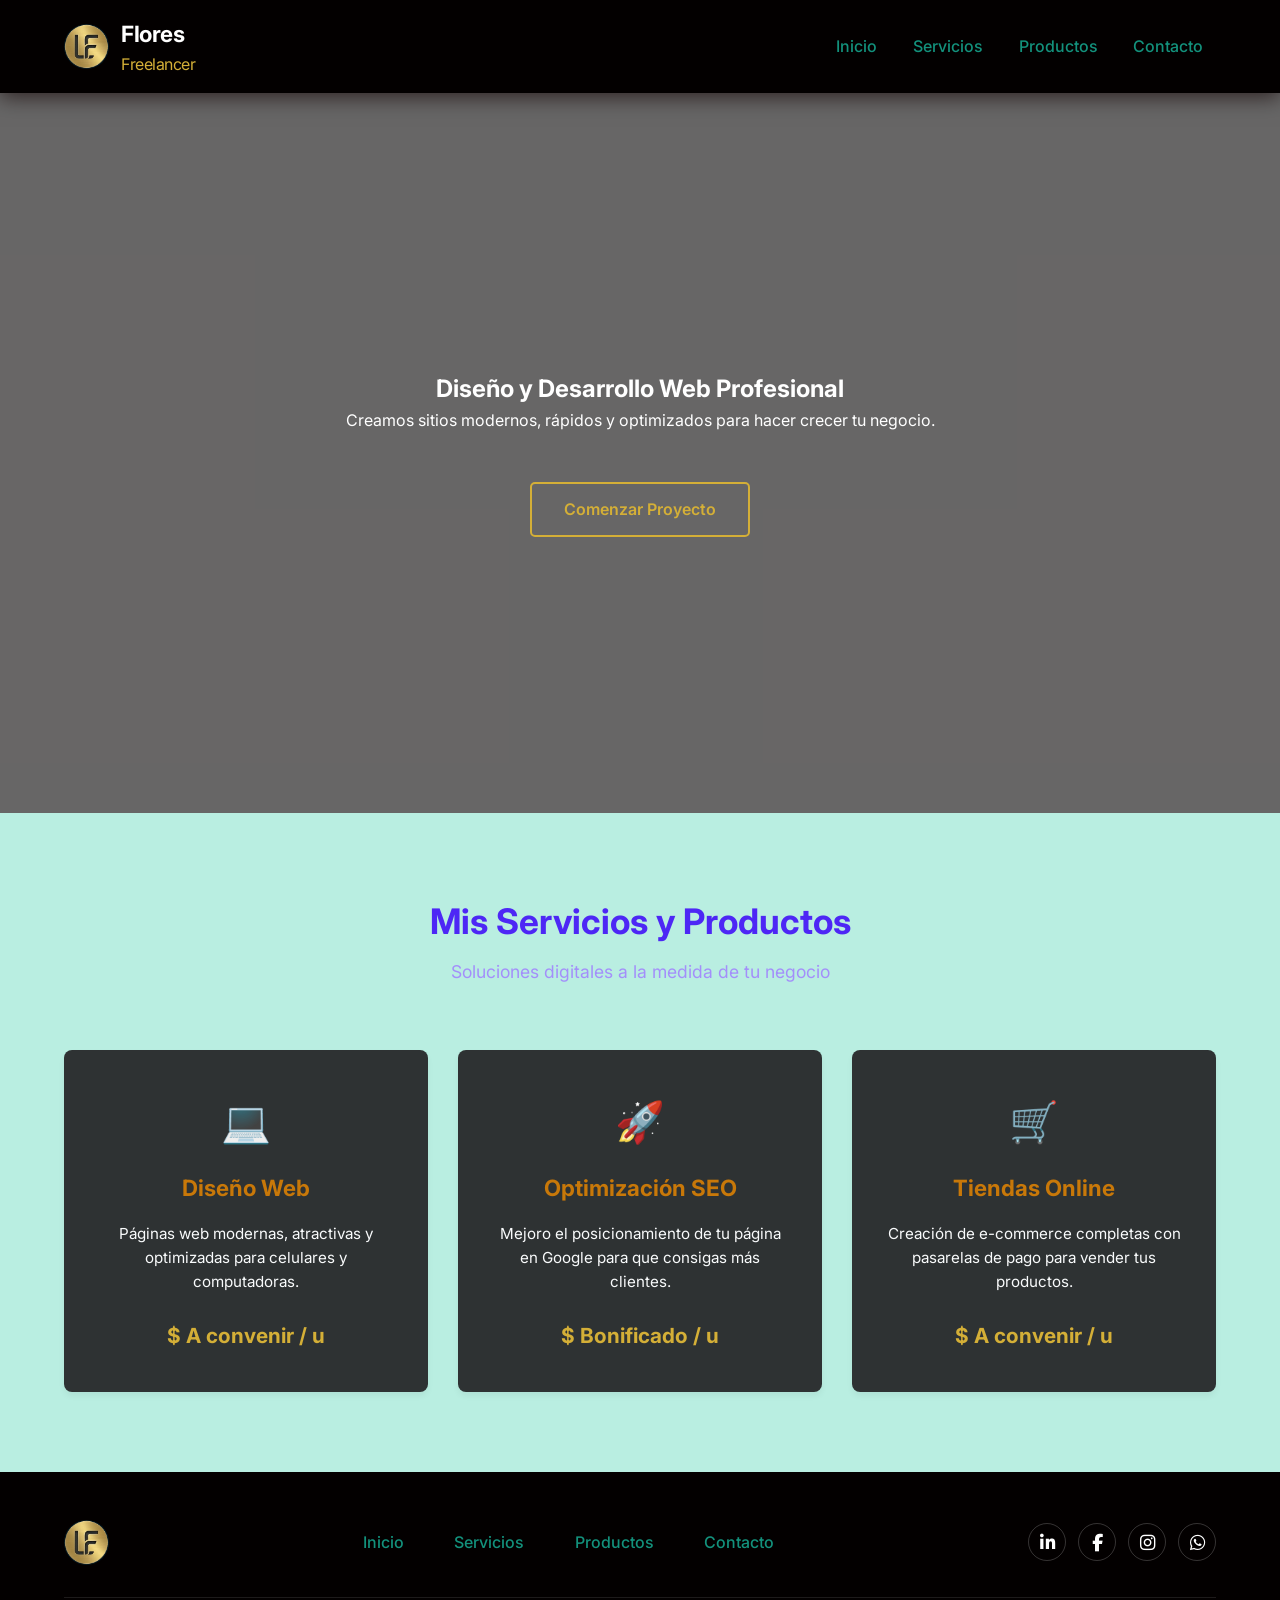
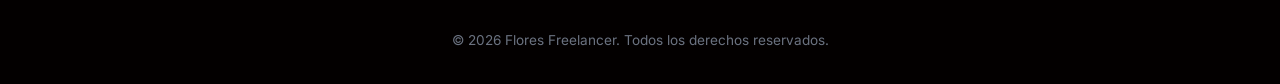
<file: index.html>
<!DOCTYPE html>
<html lang="es">

<head>
    <meta charset="UTF-8">
    <meta name="viewport" content="width=device-width, initial-scale=1.0">
    <title>Flores | Freelancer</title>
    <link rel="icon" type="image/x-icon" href="assets/img/icon/incon.png">
    <!-- Google Fonts -->
    <link rel="preconnect" href="https://fonts.googleapis.com">
    <link rel="preconnect" href="https://fonts.gstatic.com" crossorigin>
    <link href="https://fonts.googleapis.com/css2?family=Inter:wght@300;400;700&display=swap" rel="stylesheet">
    <!-- Font Awesome.-->
    <link rel="stylesheet" href="https://cdnjs.cloudflare.com/ajax/libs/font-awesome/6.5.1/css/all.min.css">

    <!-- Vinculación de CSS -->

    <link rel="stylesheet" href="./assets/css/styles.css">

</head>

<body>
<!-- 1. HEADER -->
    <header>
        <!--  logo clickable -->
        <a href="index.html" class="logo-link">
            <div class="logo">
                <img src="assets/img/logo/logo.jpg" alt="logo">
                <h1>Flores <span>Freelancer</span></h1>
            </div>
        </a>
        <nav>
            <ul>
                <li><a href="index.html">Inicio</a></li>
                <li><a href="index.html#servicios">Servicios</a></li>
                <li><a href="assets/page/productos.html">Productos</a></li>
                <li><a href="assets/page/contacto.html">Contacto</a></li>
            </ul>
        </nav>
    </header>

    <main>
        <!-- Sección de (Hero) con Slider de Fondo Uculto para probar con video-->

        <!-- <section id="inicio" class="hero">
          
        <!-- <div class="hero-slider-bg"></div>

            <!-- El contenido se queda fijo arriba -->
        <!-- <div class="hero-contenido">
                <h2>Diseño y Desarrollo Web que Impulsa tu Negocio</h2>
                <p>Soy Diseñador Freelancer especializado en crear sitios web modernos, rápidos y adaptados a tus
                    necesidades.</p>
                <a href="assets/page/contacto.html" class="btn btn-oro">Contratar Servicio</a>
            </div>
        </section>  --> 
         <!-- 2. HERO-->
        <section class="hero">
            <video autoplay loop muted playsinline class="video-fondo">
                <source src="assets/video/bg-hero.mp4" type="video/mp4">
                
            </video>

            <div class="hero-overlay"></div>

            <div class="contenido-hero">
                <h1>Diseño y Desarrollo Web <span>Profesional</span></h1>
                <p>Creamos sitios modernos, rápidos y optimizados para hacer crecer tu negocio.</p>
                <a href="assets/page/contacto.html" class="btn btn-oro">Comenzar Proyecto</a>
            </div>
        </section>
        <!-- 3. Sección de SERVICIOS / PRODUCTOS -->
        <section id="servicios" class="seccion-servicios">
            <div class="titulo-seccion">
                <h2>Mis Servicios y Productos</h2>
                <p>Soluciones digitales a la medida de tu negocio</p>
            </div>

            <!-- Este es el contenedor PADRE para Flexbox -->
            <div class="contenedor-cards">

                <!-- Tarjeta 1 -->
                <div class="card">
                    <div class="card-icono">💻</div>
                    <h3>Diseño Web</h3>
                    <p>Páginas web modernas, atractivas y optimizadas para celulares y computadoras.</p>
                    <span class="precio">$ A convenir / u</span>
                </div>

                <!-- Tarjeta 2 -->
                <div class="card">
                    <div class="card-icono">🚀</div>
                    <h3>Optimización SEO</h3>
                    <p>Mejoro el posicionamiento de tu página en Google para que consigas más clientes.</p>
                    <span class="precio">$ Bonificado / u</span>
                </div>

                <!-- Tarjeta 3 -->
                <div class="card">
                    <div class="card-icono">🛒</div>
                    <h3>Tiendas Online</h3>
                    <p>Creación de e-commerce completas con pasarelas de pago para vender tus productos.</p>
                    <span class="precio">$ A convenir / u</span>
                </div>

            </div>
        </section>
    </main>
    <!-- 4. SECCION FOOTER-->
    <footer>
        <div class="footer-contenido">

            <div class="footer-fila-principal">
                <a href="index.html">
                    <div class="footer-logo">
                        <img src="assets/img/logo/logo.jpg" alt="Flores Freelancer">
                    </div>
                </a>

                <nav class="footer-nav">
                    <ul>
                        <li><a href="index.html">Inicio</a></li>
                        <li><a href="#servicios">Servicios</a></li>
                        <li><a href="assets/page/productos.html">Productos</a></li>
                        <li><a href="assets/page/contacto.html">Contacto</a></li>
                    </ul>
                </nav>

                <div class="footer-redes">
                    <a href="https://ar.linkedin.com/" class="red-social" target="_blank" aria-label="LinkedIn"><i
                            class="fa-brands fa-linkedin-in"></i></a>
                    <a href="https://www.facebook.com/?locale=es_LA" class="red-social" target="_blank" aria-label="Facebook"><i
                            class="fa-brands fa-facebook-f"></i></a>
                    <a href="https://www.instagram.com/" class="red-social" target="_blank" aria-label="Instagram"><i
                            class="fa-brands fa-instagram"></i></a>
                    <a href="https://wa.me/tuNumeroDeTelefono" class="red-social" target="_blank"
                        aria-label="WhatsApp"><i class="fa-brands fa-whatsapp"></i></a>
                </div>

            </div>

            <p class="footer-copy">&copy; 2026 Flores Freelancer. Todos los derechos reservados.</p>
        </div>
    </footer>
</body>

</html>
</file>
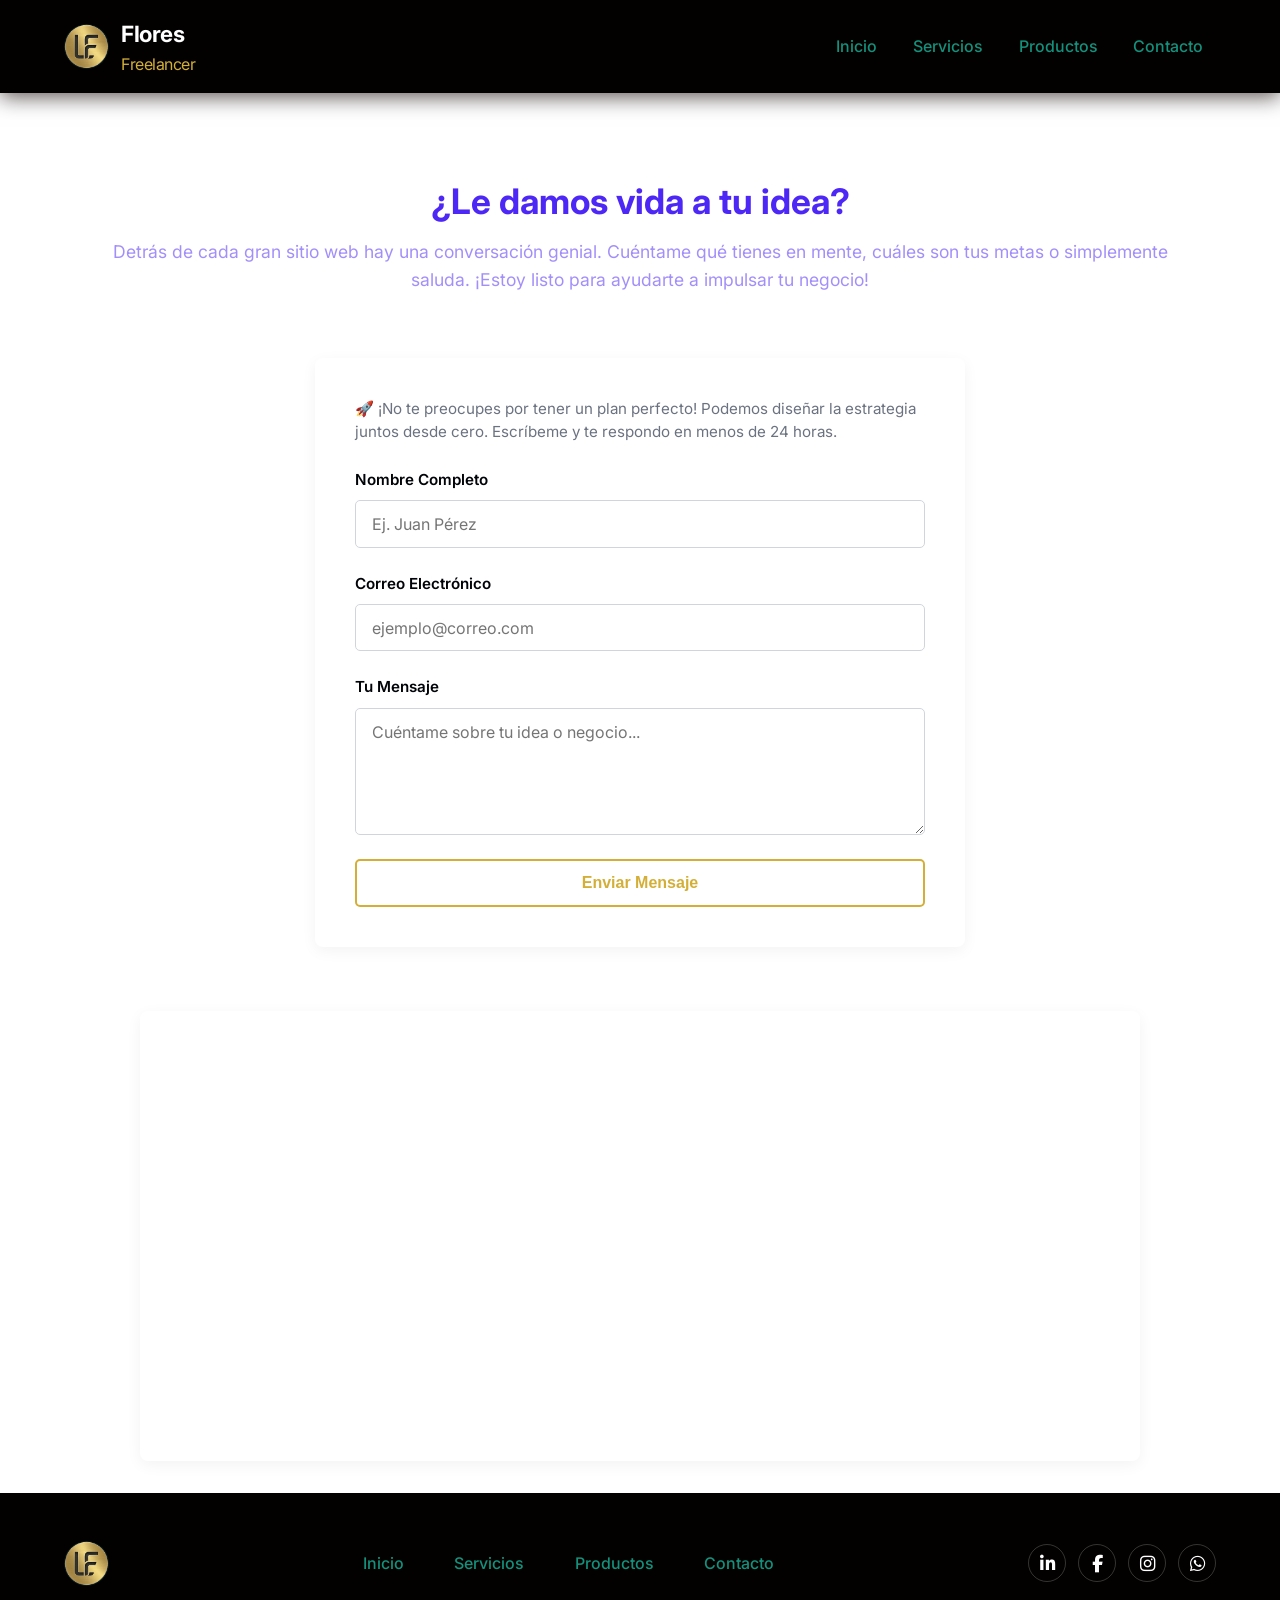
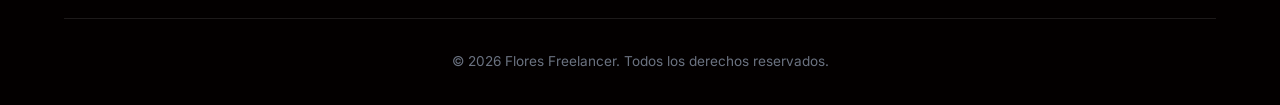
<file: assets/page/contacto.html>
<!DOCTYPE html>
<html lang="es">

<head>
    <meta charset="UTF-8">
    <meta name="viewport" content="width=device-width, initial-scale=1.0">
    <title>Flores | Freelancer</title>
<link rel="icon" type="image/x-icon" href="../img/icon/incon.png">
    <!-- Google Fonts -->
    <link rel="preconnect" href="https://fonts.googleapis.com">
    <link rel="preconnect" href="https://fonts.gstatic.com" crossorigin>
    <link href="https://fonts.googleapis.com/css2?family=Inter:wght@300;400;700&display=swap" rel="stylesheet">
     <!-- Font Awesome.-->
    <link rel="stylesheet" href="https://cdnjs.cloudflare.com/ajax/libs/font-awesome/6.5.1/css/all.min.css">

    <!-- Vinculación de CSS -->

    <link rel="stylesheet" href="../css/styles.css">

</head>

<body>

    <header>
        <!-- Ahora todo el bloque del logo es un enlace clickable -->
        <a href="../../index.html" class="logo-link">
            <div class="logo">
                <img src="../img/logo/logo.jpg" alt="logo">
                <h1>Flores <span>Freelancer</span></h1>
            </div>
        </a>
        <nav>
            <ul>
                <li><a href="../../index.html">Inicio</a></li>
                <li><a href="../../index.html#servicios">Servicios</a></li>
                <li><a href="productos.html">Productos</a></li>
                <li><a href="contacto.html">Contacto</a></li>
            </ul>
        </nav>
    </header>
    <!-- Contenido principal de contacto -->
    <main class="contenedor-contacto">
    <div class="titulo-seccion">
        <h2>¿Le damos vida a tu idea?</h2>
        <p>Detrás de cada gran sitio web hay una conversación genial. Cuéntame qué tienes en mente, cuáles son tus metas o simplemente saluda. ¡Estoy listo para ayudarte a impulsar tu negocio!</p>
    </div>

    <div class="contacto-bloque-superior">
        <section class="contacto-formulario">
            <p style="color: #6b7280; font-size: 0.95rem; margin-bottom: 1.5rem; line-height: 1.5;">
                🚀 ¡No te preocupes por tener un plan perfecto! Podemos diseñar la estrategia juntos desde cero. Escríbeme y te respondo en menos de 24 horas.
            </p>

            <form action="https://formspree.io/f/mzdywbzz" method="POST" class="formulario">
                <div class="grupo-input">
                    <label for="nombre">Nombre Completo</label>
                    <input type="text" id="nombre" name="name" placeholder="Ej. Juan Pérez" required>
                </div>

                <div class="grupo-input">
                    <label for="email">Correo Electrónico</label>
                    <input type="email" id="email" name="email" placeholder="ejemplo@correo.com" required>
                </div>

                <div class="grupo-input">
                    <label for="mensaje">Tu Mensaje</label>
                    <textarea id="mensaje" name="message" rows="5" placeholder="Cuéntame sobre tu idea o negocio..." required></textarea>
                </div>

                <button type="submit" class="btn btn-oro btn-enviar">Enviar Mensaje</button>
            </form>
        </section>
    </div>

    <section class="contacto-mapa-abajo">
        <iframe 
            src="https://www.google.com/maps/embed?pb=!1m18!1m12!1m3!1d52485.4947936173!2d-58.76326755!3d-34.66848245!2m3!1f0!2f0!3f0!3m2!1i1024!2i768!4f13.1!3m3!1m2!1s0x95bc95434093dd6b%3A0x58d832f755e4a278!2sMerlo%2C%20Provincia de Buenos Aires!5e0!3m2!1ses-419!2sar!4v1715880000000!5m2!1ses-419!2sar" 
            width="100%" 
            height="450" 
            style="border:0;" 
            allowfullscreen="" 
            loading="lazy" 
            referrerpolicy="no-referrer-when-downgrade">
        </iframe>
    </section>
</main>

    <!-- SECCION FOOTER-->
    <footer>
    <div class="footer-contenido">
        
        <div class="footer-fila-principal">
            <a href="../../index.html">
                <div class="footer-logo">
                    <img src="../img/logo/logo.jpg" alt="Flores Freelancer">
                </div>
            </a>

            <nav class="footer-nav">
                <ul>
                    <li><a href="../../index.html">Inicio</a></li>
                    <li><a href="../../index.html#servicios">Servicios</a></li>
                    <li><a href="productos.html">Productos</a></li>
                    <li><a href="contacto.html">Contacto</a></li>
                </ul>
            </nav>

            <div class="footer-redes">
                <a href="https://ar.linkedin.com/" class="red-social" target="_blank" aria-label="LinkedIn"><i class="fa-brands fa-linkedin-in"></i></a>
                <a href="https://www.facebook.com/?locale=es_LA" class="red-social" target="_blank" aria-label="Facebook"><i class="fa-brands fa-facebook-f"></i></a>
                <a href="https://www.instagram.com/" class="red-social" target="_blank" aria-label="Instagram"><i class="fa-brands fa-instagram"></i></a>
                <a href="https://wa.me/tuNumeroDeTelefono" class="red-social" target="_blank" aria-label="WhatsApp"><i class="fa-brands fa-whatsapp"></i></a>
            </div>

        </div>
        
        <p class="footer-copy">&copy; 2026 Flores Freelancer. Todos los derechos reservados.</p>
    </div>
</footer>



</body>

</html>
</file>
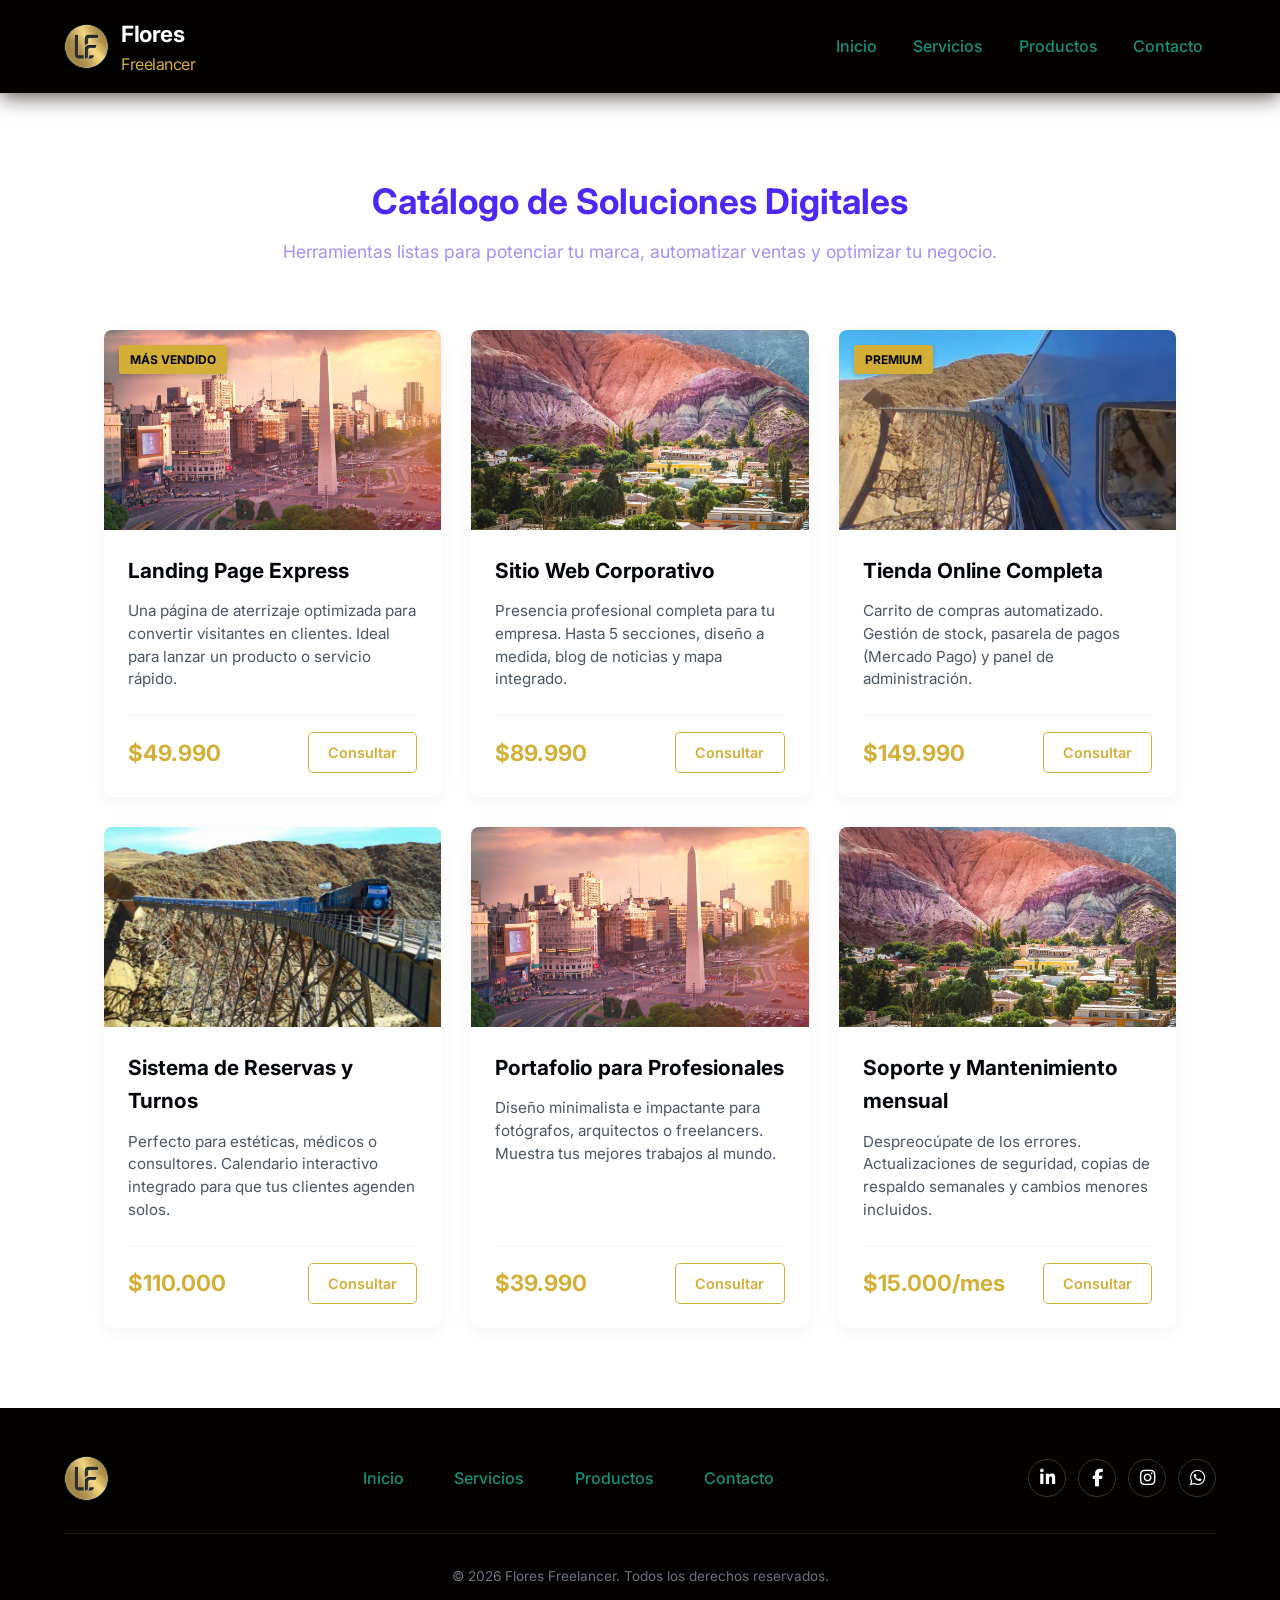
<file: assets/page/productos.html>
<!DOCTYPE html>
<html lang="es">

<head>
    <meta charset="UTF-8">
    <meta name="viewport" content="width=device-width, initial-scale=1.0">
    <title>Flores | Freelancer</title>
<link rel="icon" type="image/x-icon" href="../img/icon/incon.png">
    <!-- Google Fonts -->
    <link rel="preconnect" href="https://fonts.googleapis.com">
    <link rel="preconnect" href="https://fonts.gstatic.com" crossorigin>
    <link href="https://fonts.googleapis.com/css2?family=Inter:wght@300;400;700&display=swap" rel="stylesheet">
    <!-- Font Awesome.-->
    <link rel="stylesheet" href="https://cdnjs.cloudflare.com/ajax/libs/font-awesome/6.5.1/css/all.min.css">

    <!-- Vinculación de CSS -->

    <link rel="stylesheet" href="../css/styles.css">

</head>

<body>

    <header>
        <!-- Ahora todo el bloque del logo es un enlace clickable -->
        <a href="../../index.html" class="logo-link">
            <div class="logo">
                <img src="../img/logo/logo.jpg" alt="logo">
                <h1>Flores <span>Freelancer</span></h1>
            </div>
        </a>
        <nav>
            <ul>
                <li><a href="../../index.html">Inicio</a></li>
                <li><a href="../../index.html#servicios">Servicios</a></li>
                <li><a href="productos.html">Productos</a></li>
                <li><a href="contacto.html">Contacto</a></li>
            </ul>
        </nav>
    </header>
<!-- Contenido Principal -->
    <main class="contenedor-productos">
    <div class="titulo-seccion">
        <h2>Catálogo de Soluciones Digitales</h2>
        <p>Herramientas listas para potenciar tu marca, automatizar ventas y optimizar tu negocio.</p>
    </div>

    <div class="grid-productos">
        
        <article class="card-producto">
            <div class="producto-imagen">
                <img src="../img/cards/card4.jpg" alt="Landing Page">
                <span class="etiqueta-tag">Más Vendido</span>
            </div>
            <div class="producto-info">
                <h3>Landing Page Express</h3>
                <p>Una página de aterrizaje optimizada para convertir visitantes en clientes. Ideal para lanzar un producto o servicio rápido.</p>
                <div class="producto-pie">
                    <span class="precio-oro">$49.990</span>
                    <a href="contacto.html" class="btn btn-oro btn-producto">Consultar</a>
                </div>
            </div>
        </article>

        <article class="card-producto">
            <div class="producto-imagen">
                <img src="../img/cards/card5.jpg" alt="Sitio Corporativo">
            </div>
            <div class="producto-info">
                <h3>Sitio Web Corporativo</h3>
                <p>Presencia profesional completa para tu empresa. Hasta 5 secciones, diseño a medida, blog de noticias y mapa integrado.</p>
                <div class="producto-pie">
                    <span class="precio-oro">$89.990</span>
                    <a href="contacto.html" class="btn btn-oro btn-producto">Consultar</a>
                </div>
            </div>
        </article>

        <article class="card-producto">
            <div class="producto-imagen">
                <img src="../img/cards/card7.webp" alt="E-Commerce">
                <span class="etiqueta-tag">Premium</span>
            </div>
            <div class="producto-info">
                <h3>Tienda Online Completa</h3>
                <p>Carrito de compras automatizado. Gestión de stock, pasarela de pagos (Mercado Pago) y panel de administración.</p>
                <div class="producto-pie">
                    <span class="precio-oro">$149.990</span>
                    <a href="contacto.html" class="btn btn-oro btn-producto">Consultar</a>
                </div>
            </div>
        </article>

        <article class="card-producto">
            <div class="producto-imagen">
                <img src="../img/cards/card8.jpg" alt="Sistema de Turnos">
            </div>
            <div class="producto-info">
                <h3>Sistema de Reservas y Turnos</h3>
                <p>Perfecto para estéticas, médicos o consultores. Calendario interactivo integrado para que tus clientes agenden solos.</p>
                <div class="producto-pie">
                    <span class="precio-oro">$110.000</span>
                    <a href="contacto.html" class="btn btn-oro btn-producto">Consultar</a>
                </div>
            </div>
        </article>

        <article class="card-producto">
            <div class="producto-imagen">
                <img src="../img/cards/card4.jpg" alt="Portafolio Profesional">
            </div>
            <div class="producto-info">
                <h3>Portafolio para Profesionales</h3>
                <p>Diseño minimalista e impactante para fotógrafos, arquitectos o freelancers. Muestra tus mejores trabajos al mundo.</p>
                <div class="producto-pie">
                    <span class="precio-oro">$39.990</span>
                    <a href="contacto.html" class="btn btn-oro btn-producto">Consultar</a>
                </div>
            </div>
        </article>

        <article class="card-producto">
            <div class="producto-imagen">
                <img src="../img/cards/card5.jpg" alt="Mantenimiento Web">
            </div>
            <div class="producto-info">
                <h3>Soporte y Mantenimiento mensual</h3>
                <p>Despreocúpate de los errores. Actualizaciones de seguridad, copias de respaldo semanales y cambios menores incluidos.</p>
                <div class="producto-pie">
                    <span class="precio-oro">$15.000/mes</span>
                    <a href="contacto.html" class="btn btn-oro btn-producto">Consultar</a>
                </div>
            </div>
        </article>

    </div>
</main>


    <!-- SECCION FOOTER-->
    <footer>
    <div class="footer-contenido">
        
        <div class="footer-fila-principal">
            <a href="../../index.html">
                <div class="footer-logo">
                    <img src="../img/logo/logo.jpg" alt="Flores Freelancer">
                </div>
            </a>

            <nav class="footer-nav">
                <ul>
                    <li><a href="../../index.html">Inicio</a></li>
                    <li><a href="../../index.html#servicios">Servicios</a></li>
                    <li><a href="productos.html">Productos</a></li>
                    <li><a href="contacto.html">Contacto</a></li>
                </ul>
            </nav>

            <div class="footer-redes">
               <a href="https://ar.linkedin.com/" class="red-social" target="_blank" aria-label="LinkedIn"><i class="fa-brands fa-linkedin-in"></i></a>
                <a href="https://www.facebook.com/?locale=es_LA" class="red-social" target="_blank" aria-label="Facebook"><i class="fa-brands fa-facebook-f"></i></a>
                <a href="https://www.instagram.com/" class="red-social" target="_blank" aria-label="Instagram"><i class="fa-brands fa-instagram"></i></a>
                <a href="https://wa.me/tuNumeroDeTelefono" class="red-social" target="_blank" aria-label="WhatsApp"><i class="fa-brands fa-whatsapp"></i></a>
            </div>

        </div>
        
        <p class="footer-copy">&copy; 2026 Flores Freelancer. Todos los derechos reservados.</p>
    </div>
</footer>



    
</body>

</html>
</file>
<file: assets/css/styles.css>
/*CSS IMPORTADOS*/

@import "./variables.css";
@import "./reset.css";

/* --- 1. ESTILOS DEL HEADER --- */
header {
    display: flex;
    justify-content: space-between;
    align-items: center;
    padding: 1rem 5%;
    background-color: rgb(3, 0, 0); /* negro oscuro con un toque mínimo de transparencia */
    backdrop-filter: blur(5px); /* Efecto esmerilado/borroso detrás del header */
    box-shadow: 0 4px 20px rgba(17, 2, 2, 0.664);
    position: sticky; /* Hace que el header se quede fijo arriba al hacer scroll */
    top: 0;
    z-index: 100; /* Asegura que quede por encima del slider y de todo lo demás */
}

/* Quitar el estilo de enlace azul por defecto al contenedor del logo */
.logo-link {
    text-decoration: none; /*Eliminar subrayado por defecto*/
    color: inherit;
}
/* Esto blinda al logo para que ignore cualquier efecto de hover no deseado */
.logo-link:hover {
    color: inherit;
    text-decoration: none;
    background: none;
}

header .logo {
    display: flex;
    align-items: center;
    gap: 12px;
}

header .logo img {
    height: 45px;
    width: auto;
    border-radius: 50%; /* Si el logo es cuadrado, esto lo hará redondo y estilizado */
    object-fit: cover;
}

header .logo h1 {
    font-size: 1.4rem;
    font-weight: 700;
    color: var(--color-blanco);
    letter-spacing: -0.5px;
}

header .logo h1 span {
    color: var(--color-oro); /*Cambia el color del texto "Freelancer" a dorado */
    font-weight: 400;
    font-size: 1rem;
    display: block; /* Hace que "Freelancer" vaya abajo del nombre en texto chico */
}

/* ---  ENLACES DE NAVEGACIÓN CON EFECTO CUADRO --- */
header ul {
    display: flex;
    list-style: none;
    align-items: center; /* Asegura que todos los links estén centrados verticalmente */
    gap: 10px; /* Se achica un poco el espacio entre elementos porque el padding sumará tamaño */
}

header nav a {
    text-decoration: none; /*Quitar subrayado por defecto*/
    color: var(--color-principal); 
    font-weight: 500; 
    font-size: 1rem;
    /* Crea el espacio del cuadro desde el principio */
    padding: 0.3rem 0.8rem; /* 0.6rem arriba/abajo y 1rem a los lados */
    border-radius: 5px;   /* Bordes suavemente redondeados para el cuadro */
    background-color: transparent; /* El fondo empieza siendo invisible */
    /* Suaviza tanto el cambio de color de la letra como el del fondo */
    transition: all 0.3s ease; 
}

/* Efecto HOVER: Aquí se pinta el cuadro */
header nav a:hover {
    color: var(--color-oscuro); /* La letra cambia a dorado */
    background-color: var(--color-oro); /*Cambia el fondo a dorado */
    
    
}

/* --- 2. SECCIÓN HERO CON SLIDER - VIDEO--- */
.hero {
    position: relative;
    height: 80vh; /* O la altura que ya tengas configurada */
    width: 100%;
    overflow: hidden; /* Oculta cualquier excedente del video */
    display: flex;
    align-items: center;
    justify-content: center;
}

/* Estilos para el video de fondo */
.video-fondo {
    position: absolute;
    top: 0;
    left: 0;
    width: 100%;
    height: 100%;
    object-fit: cover; /* Clave: hace que el video llene el espacio como un fondo sin estirarse */
    z-index: 1; /* Al fondo de todo */
}

/* Capa de contraste traslúcida */
.hero-overlay {
    position: absolute;
    top: 0;
    left: 0;
    width: 100%;
    height: 100%;
    background-color: rgba(3, 0, 0, 0.6); /* Capa negra con 60% de opacidad */
    z-index: 2; /* Por encima del video, por debajo del texto */
}

/* Asegura que los textos floten por encima de todo */
.contenido-hero {
    position: relative;
    z-index: 3; /* Al frente de todo */
    text-align: center;
    color: #ffffff;
}
.contenido-hero p {
    font-size: 1.rem;
    margin-bottom: 3rem;
}
/* 3. SECCIÓN SERVICIOS (Maquetando con Flexbox)*/

.seccion-servicios {
    padding: 5rem 5%;
    background-color: #32cca657; /* Un fondo gris casi blanco  */
}

.titulo-seccion {
    text-align: center;
    margin-bottom: 4rem;
}

.titulo-seccion h2 {
    font-size: 2.2rem;
    color: #4D27F5;
    margin-bottom: 0.5rem;
}

.titulo-seccion p {
    color: #A38FFA; /* Gris suave para el subtítulo */
    font-size: 1.1rem;
}

/* CONTENEDOR PADRE: uso de Flexbox */
.contenedor-cards {
    display: flex;
    flex-wrap: wrap;       /* Permite que las tarjetas bajen si no entran en la pantalla */
    justify-content: center; /* Centra las tarjetas si sobra espacio */
    gap: 30px;             /* Separa las tarjetas de forma idéntica */
    max-width: 1200px;
    margin: 0 auto;        /* Centra todo el bloque en pantallas gigantes */
}

/* CONTENEDOR HIJO: La Tarjeta Individual */
.card {
    background-color: #2e3233;
    padding: 2.5rem 2rem;
    border-radius: 8px;
    box-shadow: 0 4px 6px rgba(0, 0, 0, 0.05);
    text-align: center;
    /* Configuración elástica de Flexbox */
    flex: 1 1 300px; /* Crece y se achica, pero intenta medir mínimo 300px */
    max-width: 380px; /* Evita que una tarjeta sola se estire feo en pantallas medianas */
    transition: transform 0.3s ease, box-shadow 0.3s ease;
}

/* Efecto cuando se pasa el mouse por encima de la tarjeta */
.card:hover {
    transform: translateY(-5px);
    box-shadow: 0 10px 20px rgba(0, 0, 0, 0.1);
}

/* Detalles de adentro de la tarjeta */
.card-icono {
    font-size: 2.5rem;
    margin-bottom: 1rem;
}

.card h3 {
    font-size: 1.4rem;
    color: #C87809;
    margin-bottom: 1rem;
}

.card p {
    color: #f9fbfc;
    font-size: 0.95rem;
    margin-bottom: 1.5rem;
}

.card .precio {
    display: block;
    font-size: 1.3rem;
    font-weight: 700;
    color: var(--color-oro); /* Toque dorado distintivo para el precio */
}


/*  BOTONES REUTILIZABLES (Estilo combinados con tu Nav) */

/* La clase base para cualquier botón de la página */
.btn {
    display: inline-block;
    padding: 0.8rem 2rem;
    font-size: 1rem;
    font-weight: 600;
    text-decoration: none;
    border-radius: 5px; /* Mismo redondeado que en el nav */
    text-align: center;
    cursor: pointer;
    transition: all 0.3s ease; 
}

/* El botón principal que combina con el estilo dorado*/
.btn-oro {
    background-color: transparent;
    color: var(--color-oro);
    border: 2px solid var(--color-oro); /* Se le da un borde dorado muy fino al principio (Megusta mucho lograr asi :))*/
}
/* Al pasar el mouse hace exactamente el mismo efecto del menú */
.btn-oro:hover {
    color: var(--color-oscuro);
    background-color: var(--color-oro);
    transform: translateY(-3px); /* Un pequeño extra: se eleva un poquito al flotar */
    box-shadow: 0 5px 15px rgba(212, 175, 55, 0.4); /* Brillo dorado suave abajo */
}

/* PÁGINA DE CONTACTO (Formulario + Mapa) - Maquetado con Flexbox*/

.contenedor-contacto {
    padding: 5rem 5% 2rem 5%; /* Menos padding abajo porque se insertara el mapa */
    max-width: 1200px;
    margin: 0 auto;
}

/* Centrado del formulario en la pantalla para que no quede gigante a lo ancho */
.contacto-bloque-superior {
    max-width: 650px;
    margin: 0 auto 4rem auto; /* 4rem de separación con el mapa de abajo */
}

.contacto-formulario {
    background-color: #ffffff;
    padding: 2.5rem;
    border-radius: 8px;
    box-shadow: 0 4px 15px rgba(0,0,0,0.05);
}

.formulario {
    display: flex;
    flex-direction: column;
    gap: 1.5rem;
}

.grupo-input {
    display: flex;
    flex-direction: column;
    gap: 0.5rem;
}

.grupo-input label {
    font-weight: 600;
    color: var(--color-oscuro);
    font-size: 0.95rem;
}

.grupo-input input,
.grupo-input textarea {
    padding: 0.8rem 1rem;
    border: 1px solid #d1d5db;
    border-radius: 5px;
    font-family: inherit;
    font-size: 1rem;
    transition: border-color 0.3s ease;
}

.grupo-input input:focus,
.grupo-input textarea:focus {
    outline: none;
    border-color: var(--color-oro);
}

.btn-enviar {
    width: 100%;
    border: 2px solid var(--color-oro);
}

/* Contenedor del Mapa abajo */
.contacto-mapa-abajo {
    max-width: 1000px; /* Un mapa ancho y panorámico elegante */
    margin: 0 auto;
    border-radius: 8px;
    overflow: hidden;
    box-shadow: 0 4px 15px rgba(0,0,0,0.05);
}

.contacto-mapa-abajo iframe {
    display: block; /* Elimina espacios vacíos raros abajo del iframe */
}

/* PÁGINA DE PRODUCTOS (Con CSS Grid) (Pagina de productos)*/

.contenedor-productos {
    padding: 5rem 5%;
    max-width: 1200px;
    margin: 0 auto;
}

/* EL CONTENEDOR PADRE: Con CSS Grid */
.grid-productos {
    display: grid;
    /* Truco trocaso : Crea columnas automáticamente de mínimo 320px, si no entran las baja */
    grid-template-columns: repeat(auto-fit, minmax(320px, 1fr));
    gap: 30px; /* Separación matemática igual horizontal y vertical */
    margin-top: 3rem;
}

/* Estilos de las Tarjetas de Producto */
.card-producto {
    background-color: #ffffff;
    border-radius: 8px;
    overflow: hidden; /* Corta la imagen para que respete las esquinas redondeadas */
    box-shadow: 0 4px 15px rgba(0, 0, 0, 0.05);
    display: flex;
    flex-direction: column; /* Hace que el contenido interno de la card se ordene vertical */
    transition: transform 0.3s ease, box-shadow 0.3s ease;
}

.card-producto:hover {
    transform: translateY(-5px);
    box-shadow: 0 12px 25px rgba(0, 0, 0, 0.1);
}

/* Área de Imagen */
.producto-imagen {
    position: relative;
    height: 200px;
    width: 100%;
}

.producto-imagen img {
    width: 100%;
    height: 100%;
    object-fit: cover; /* Ajusta la foto sin deformarla */
}

/* Etiqueta flotante sobre la foto ("Más Vendido") */
.etiqueta-tag {
    position: absolute;
    top: 15px;
    left: 15px;
    background-color: var(--color-oro);
    color: var(--color-oscuro);
    font-size: 0.75rem;
    font-weight: 700;
    text-transform: uppercase;
    padding: 0.3rem 0.7rem;
    border-radius: 3px;
    box-shadow: 0 2px 5px rgba(0,0,0,0.2);
}

/* Información del Producto */
.producto-info {
    padding: 1.5rem;
    display: flex;
    flex-direction: column;
    flex-grow: 1; /* Empuja el botón y precio siempre abajo de todo aunque los textos tengan largos diferentes */
}

.producto-info h3 {
    font-size: 1.3rem;
    color: var(--color-oscuro);
    margin-bottom: 0.8rem;
}

.producto-info p {
    color: #4b5563;
    font-size: 0.95rem;
    line-height: 1.5;
    margin-bottom: 1.5rem;
}

/* Pie de la tarjeta (Precio + Botón) */
.producto-pie {
    display: flex;
    justify-content: space-between;
    align-items: center;
    margin-top: auto; /* Anclaje al fondo */
    padding-top: 1rem;
    border-top: 1px solid #f3f4f6;
}

.precio-oro {
    font-size: 1.4rem;
    font-weight: 700;
    color: var(--color-oro);
}

/* Para que las tarjetas se compacten */
.btn-producto {
    padding: 0.5rem 1.2rem;
    font-size: 0.9rem;
    border: 1px solid var(--color-oro);
}

/* 4. FOOTER Y REDES SOCIALES */

footer {
    background-color: rgb(3, 0, 0); /* Un toque oscuro */
    color: #ffffff;
    padding: 3rem 5% 2rem 5%;
    margin-top: auto;
}

.footer-contenido {
    max-width: 1200px;
    margin: 0 auto;
    display: flex;
    flex-direction: column;
    gap: 2rem;
}

/* Para colocar el logo, la nav y las redes al mismo nivel (flex - horizontal) */
.footer-fila-principal {
    display: flex;
    justify-content: space-between; /* Separa los elementos de extremo a extremo */
    align-items: center;          /* Los centra perfectamente de forma vertical */
    width: 100%;
    border-bottom: 1px solid rgba(255, 255, 255, 0.1); /* Una línea divisoria muy suave arriba del copy */
    padding-bottom: 2rem;
}

/* El Logo del footer idéntico al del header */
.footer-logo img {
    height: 45px; /* Mismo tamaño exacto que el de header */
    width: auto;
    border-radius: 50%; /* Redondo y estilizado */
    object-fit: cover;
    display: block;
}

/* Menú inferior */
.footer-nav ul {
    display: flex;
    list-style: none;
    gap: 25px;
    padding: 0;
    margin: 0;
}

.footer-nav a {
   
     text-decoration: none;
    color: var(--color-principal); 
    font-weight: 500; 
    font-size: 1rem;
    padding: 0.3rem 0.8rem; /* 0.6rem arriba/abajo y 1rem a los lados */
    border-radius: 5px;   /* Bordes suavemente redondeados para el cuadro */
    background-color: transparent; /* El fondo empieza siendo invisible */
    /* Suaviza tanto el cambio de color de la letra como el del fondo */
    transition: all 0.3s ease; 
}

.footer-nav a:hover {
    color: var(--color-oscuro); /* La letra cambia a oscuro */
    background-color: var(--color-oro); 
}

/* Contenedor de Redes */
.footer-redes {
    display: flex;
    gap: 12px;
}

.red-social {
    color: #ffffff;
    text-decoration: none;
    font-size: 1.1rem;
    display: flex;
    align-items: center;
    justify-content: center;
    width: 38px;
    height: 38px;
    border: 1px solid rgba(255, 255, 255, 0.2);
    border-radius: 50%;
    transition: all 0.3s ease;
}

.red-social:hover {
    color: var(--color-oscuro);
    background-color: var(--color-oro);
    border-color: var(--color-oro);
    transform: translateY(-3px);
}

.footer-copy {
    font-size: 0.85rem;
    color: #6b7280;
    text-align: center;
    margin: 0;
}







/* 5. DISEÑO RESPONSIVO (Para Celulares y Pantallas Chicas) */

@media (max-width: 768px) {
    
  
    header {
        flex-direction: column; /* Pone el logo arriba y el menú abajo */
        gap: 15px;
        padding: 1.5rem 5%;
    }

    header ul {
        flex-wrap: wrap; /* Si los links no entran en una fila, bajan solos sin estirar la pantalla */
        justify-content: center;
        gap: 5px; /* Achicamos un poco la separación del cuadro */
    }

    header nav a {
        padding: 0.4rem 0.6rem; /* Cuadros un poco más pequeños en celular */
        font-size: 0.9rem;
    }

    /* En el Hero para que el texto no empuje el diseño */
    .hero h2 {
        font-size: 1.8rem; /* Se achica el título para que entre bien en pantallas chicas */
    }
    
    .hero p {
        font-size: 1rem; /* Texto un poquito más amigable para celular */
    }
    /* @media - Contacto*/
    .contacto-flex {
        flex-direction: column; /* Pone el formulario arriba y el mapa abajo en celulares */
    }
    
    .contacto-mapa {
        min-height: 300px; /* Un poco más bajo en pantallas chicas */
    }
}
@media (max-width: 768px) {
    .footer-fila-principal {
        flex-direction: column; /* En celulares se vuelve una lista ordenada vertical */
        gap: 25px;
        text-align: center;
    }

    .footer-nav ul {
        flex-direction: column; /* Los links del menú se apilan hacia abajo - columna */
        gap: 15px;
    }
}
</file>
